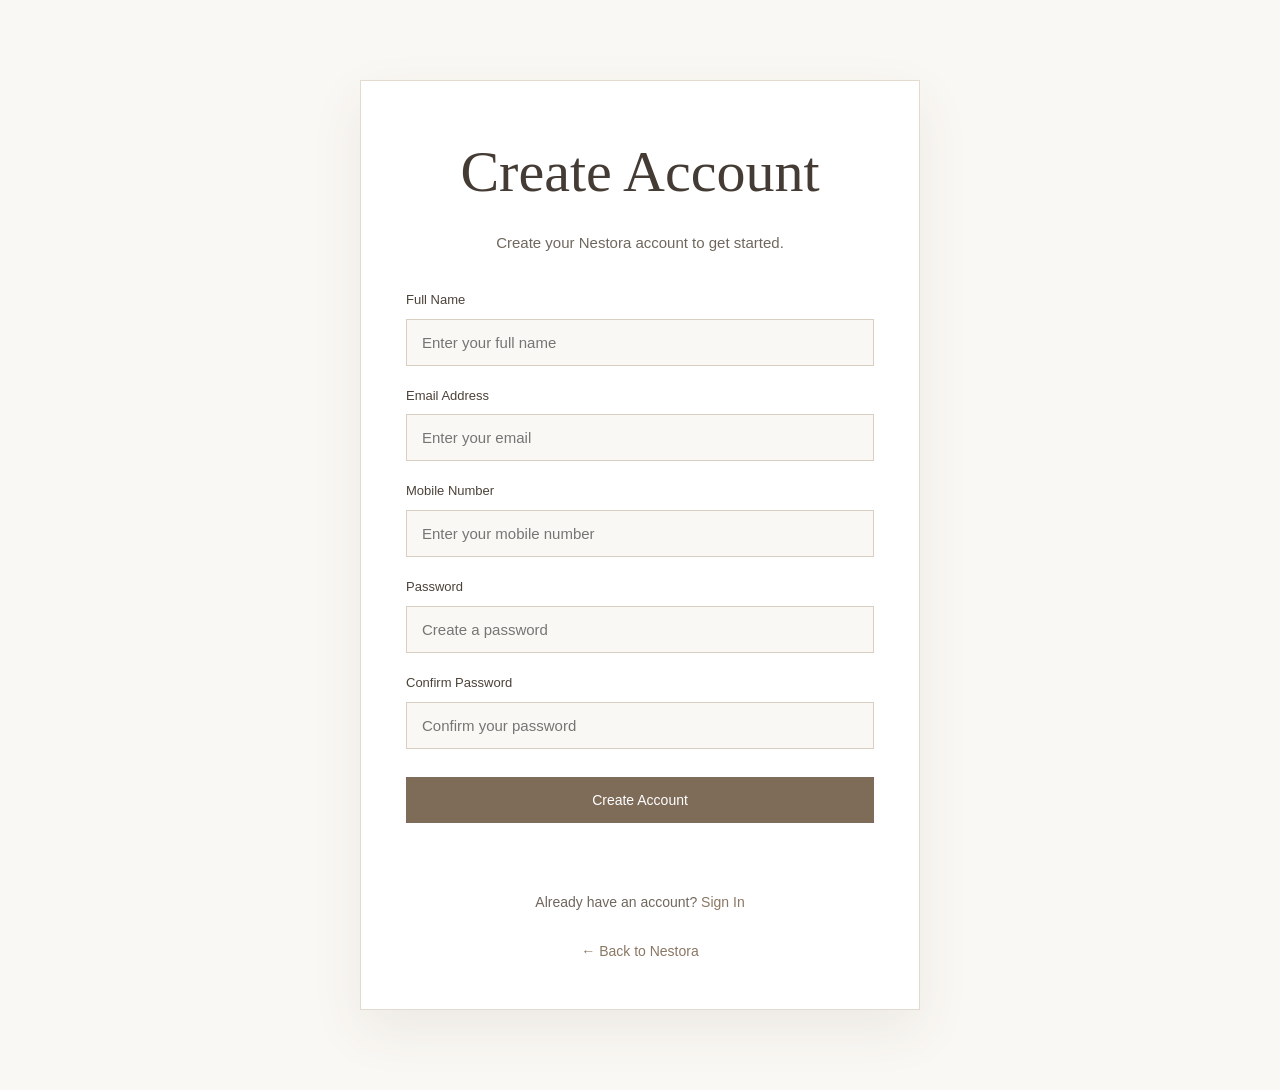
<file: create account.html>
<!DOCTYPE html>
<html lang="en">
<head>
    <meta charset="UTF-8">
    <meta name="viewport" content="width=device-width, initial-scale=1.0">

    <title>Create Account | Nestora</title>

    <link rel="stylesheet" href="style.css">

    <style>
        .create-account-page {
            min-height: calc(100vh - 90px);
            padding: 80px 25px;
            background: #faf8f4;
            display: flex;
            align-items: center;
            justify-content: center;
            animation: pageEnter 0.8s ease both;
        }

        @keyframes pageEnter {
            from {
                opacity: 0;
                transform: translateY(30px);
            }

            to {
                opacity: 1;
                transform: translateY(0);
            }
        }

        .create-account-box {
            width: 100%;
            max-width: 560px;
            background: #ffffff;
            border: 1px solid #e3dbd0;
            padding: 45px;
            box-shadow: 0 20px 50px rgba(80, 65, 50, 0.08);
            animation: boxEnter 0.9s ease 0.15s both;
        }

        @keyframes boxEnter {
            from {
                opacity: 0;
                transform: translateY(25px) scale(0.97);
            }

            to {
                opacity: 1;
                transform: translateY(0) scale(1);
            }
        }

        .create-heading {
            text-align: center;
            margin-bottom: 35px;
        }

        .create-heading h1 {
            font-family: Georgia, serif;
            font-size: clamp(40px, 6vw, 58px);
            font-weight: 400;
            color: #443c34;
            margin-bottom: 12px;
        }

        .create-heading p {
            color: #70675e;
            font-size: 15px;
        }

        .create-group {
            margin-bottom: 20px;
        }

        .create-group label {
            display: block;
            margin-bottom: 8px;
            color: #4b4239;
            font-size: 13px;
        }

        .create-group input {
            width: 100%;
            padding: 14px 15px;
            border: 1px solid #d8cec2;
            background: #faf8f4;
            font-size: 15px;
            outline: none;
            box-sizing: border-box;
            transition: 0.3s;
        }

        .create-group input:focus {
            border-color: #9a8065;
            box-shadow: 0 0 0 3px rgba(154, 128, 101, 0.08);
        }

        .create-button {
            width: 100%;
            margin-top: 8px;
            cursor: pointer;
        }

        .create-message {
            min-height: 22px;
            text-align: center;
            margin-top: 18px;
            font-size: 14px;
        }

        .login-text {
            text-align: center;
            margin-top: 28px;
            color: #70675e;
            font-size: 14px;
        }

        .login-text a,
        .back-nestora a {
            color: #8a7764;
            text-decoration: none;
            font-weight: 500;
        }

        .login-text a:hover,
        .back-nestora a:hover {
            color: #5e5042;
        }

        .back-nestora {
            text-align: center;
            margin-top: 25px;
        }

        .back-nestora a {
            font-size: 14px;
            font-weight: 400;
        }

        @media (max-width: 600px) {
            .create-account-page {
                padding: 60px 20px;
            }

            .create-account-box {
                padding: 30px 25px;
            }
        }
    </style>
</head>

<body>

    <main class="create-account-page">

        <div class="create-account-box">

            <div class="create-heading">

                <h1>Create Account</h1>

                <p>
                    Create your Nestora account to get started.
                </p>

            </div>


            <form id="createAccountForm">

                <div class="create-group">

                    <label for="fullName">
                        Full Name
                    </label>

                    <input
                        type="text"
                        id="fullName"
                        placeholder="Enter your full name"
                        required
                    >

                </div>


                <div class="create-group">

                    <label for="createEmail">
                        Email Address
                    </label>

                    <input
                        type="email"
                        id="createEmail"
                        placeholder="Enter your email"
                        required
                    >

                </div>


                <div class="create-group">

                    <label for="createMobile">
                        Mobile Number
                    </label>

                    <input
                        type="tel"
                        id="createMobile"
                        placeholder="Enter your mobile number"
                        required
                    >

                </div>


                <div class="create-group">

                    <label for="createPassword">
                        Password
                    </label>

                    <input
                        type="password"
                        id="createPassword"
                        placeholder="Create a password"
                        required
                    >

                </div>


                <div class="create-group">

                    <label for="confirmPassword">
                        Confirm Password
                    </label>

                    <input
                        type="password"
                        id="confirmPassword"
                        placeholder="Confirm your password"
                        required
                    >

                </div>


                <button
                    type="submit"
                    class="btn create-button"
                >
                    Create Account
                </button>


                <div
                    id="createMessage"
                    class="create-message"
                ></div>

            </form>


            <div class="login-text">

                Already have an account?

                <a href="login.html">
                    Sign In
                </a>

            </div>


            <div class="back-nestora">

                <a href="index.html">
                    ← Back to Nestora
                </a>

            </div>

        </div>

    </main>


    <script>

        const createForm =
            document.getElementById("createAccountForm");


        createForm.addEventListener("submit", function(event) {

            event.preventDefault();


            const name =
                document.getElementById("fullName").value.trim();

            const email =
                document.getElementById("createEmail").value.trim();

            const mobile =
                document.getElementById("createMobile").value.trim();

            const password =
                document.getElementById("createPassword").value;

            const confirmPassword =
                document.getElementById("confirmPassword").value;

            const message =
                document.getElementById("createMessage");


            if (password !== confirmPassword) {

                message.textContent =
                    "Passwords do not match.";

                message.style.color = "#9a5f5f";

                return;
            }


            const account = {

                name: name,

                email: email,

                mobile: mobile,

                password: password

            };


            localStorage.setItem(
                "nestoraAccount",
                JSON.stringify(account)
            );


            message.textContent =
                "Account created successfully!";

            message.style.color = "#7e6b58";


            setTimeout(function() {

                window.location.href = "login.html";

            }, 1200);

        });

    </script>

</body>
</html>
</file>
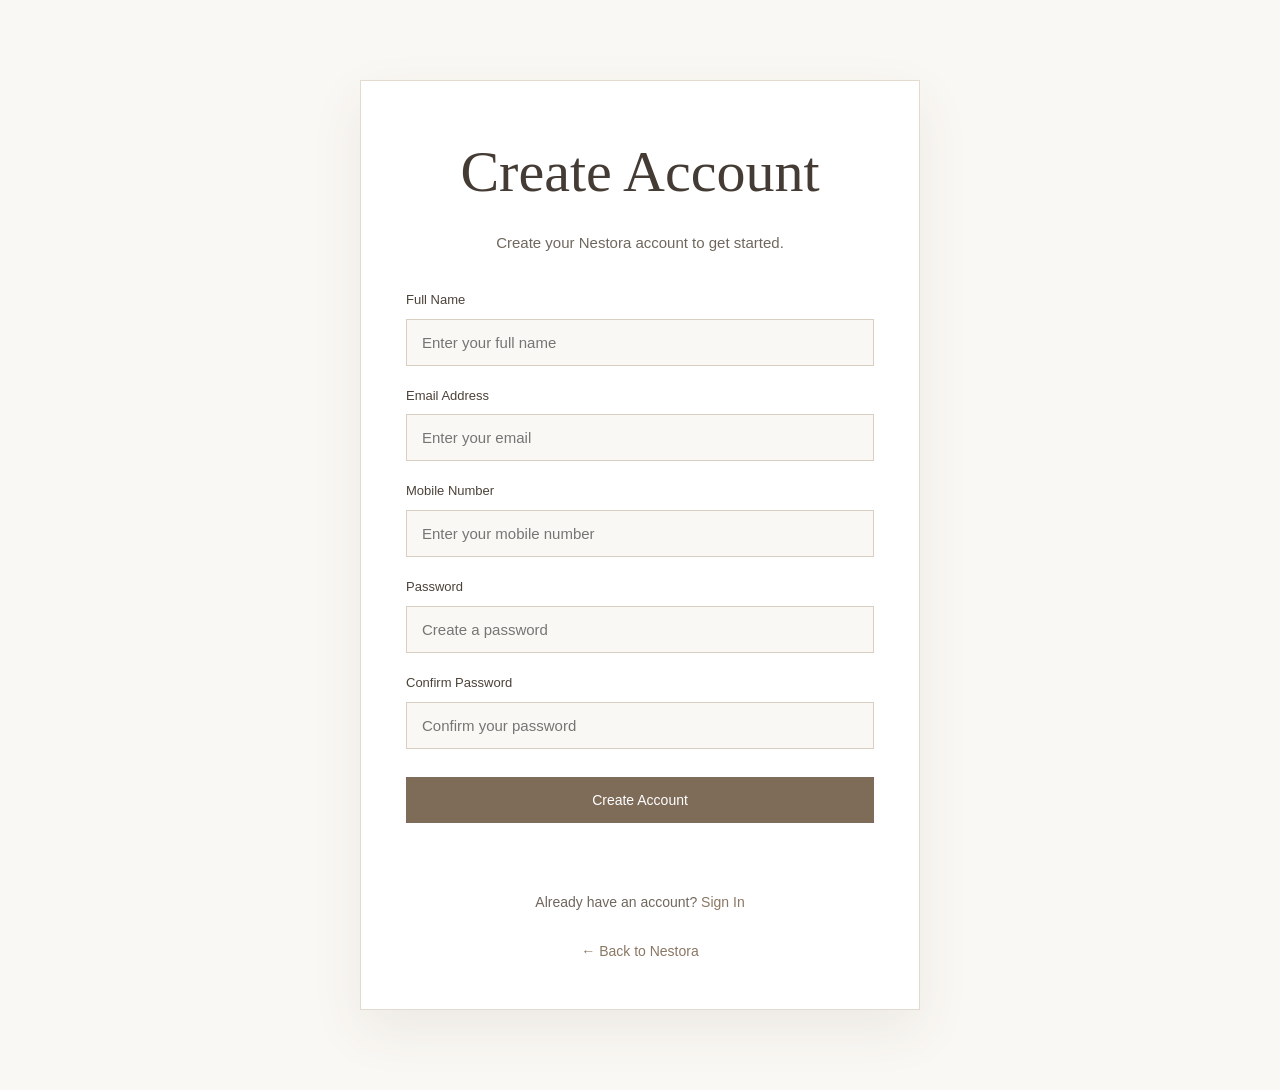
<file: create-account.html>
<!DOCTYPE html>
<html lang="en">
<head>
    <meta charset="UTF-8">
    <meta name="viewport" content="width=device-width, initial-scale=1.0">

    <title>Create Account | Nestora</title>

    <link rel="stylesheet" href="style.css">

    <style>
        .create-account-page {
            min-height: calc(100vh - 90px);
            padding: 80px 25px;
            background: #faf8f4;
            display: flex;
            align-items: center;
            justify-content: center;
            animation: pageEnter 0.8s ease both;
        }

        @keyframes pageEnter {
            from {
                opacity: 0;
                transform: translateY(30px);
            }

            to {
                opacity: 1;
                transform: translateY(0);
            }
        }

        .create-account-box {
            width: 100%;
            max-width: 560px;
            background: #ffffff;
            border: 1px solid #e3dbd0;
            padding: 45px;
            box-shadow: 0 20px 50px rgba(80, 65, 50, 0.08);
            animation: boxEnter 0.9s ease 0.15s both;
        }

        @keyframes boxEnter {
            from {
                opacity: 0;
                transform: translateY(25px) scale(0.97);
            }

            to {
                opacity: 1;
                transform: translateY(0) scale(1);
            }
        }

        .create-heading {
            text-align: center;
            margin-bottom: 35px;
        }

        .create-heading h1 {
            font-family: Georgia, serif;
            font-size: clamp(40px, 6vw, 58px);
            font-weight: 400;
            color: #443c34;
            margin-bottom: 12px;
        }

        .create-heading p {
            color: #70675e;
            font-size: 15px;
        }

        .create-group {
            margin-bottom: 20px;
        }

        .create-group label {
            display: block;
            margin-bottom: 8px;
            color: #4b4239;
            font-size: 13px;
        }

        .create-group input {
            width: 100%;
            padding: 14px 15px;
            border: 1px solid #d8cec2;
            background: #faf8f4;
            font-size: 15px;
            outline: none;
            box-sizing: border-box;
            transition: 0.3s;
        }

        .create-group input:focus {
            border-color: #9a8065;
            box-shadow: 0 0 0 3px rgba(154, 128, 101, 0.08);
        }

        .create-button {
            width: 100%;
            margin-top: 8px;
            cursor: pointer;
        }

        .create-message {
            min-height: 22px;
            text-align: center;
            margin-top: 18px;
            font-size: 14px;
        }

        .login-text {
            text-align: center;
            margin-top: 28px;
            color: #70675e;
            font-size: 14px;
        }

        .login-text a,
        .back-nestora a {
            color: #8a7764;
            text-decoration: none;
            font-weight: 500;
        }

        .login-text a:hover,
        .back-nestora a:hover {
            color: #5e5042;
        }

        .back-nestora {
            text-align: center;
            margin-top: 25px;
        }

        .back-nestora a {
            font-size: 14px;
            font-weight: 400;
        }

        @media (max-width: 600px) {
            .create-account-page {
                padding: 60px 20px;
            }

            .create-account-box {
                padding: 30px 25px;
            }
        }
    </style>
</head>

<body>

    <main class="create-account-page">

        <div class="create-account-box">

            <div class="create-heading">

                <h1>Create Account</h1>

                <p>
                    Create your Nestora account to get started.
                </p>

            </div>


            <form id="createAccountForm">

                <div class="create-group">

                    <label for="fullName">
                        Full Name
                    </label>

                    <input
                        type="text"
                        id="fullName"
                        placeholder="Enter your full name"
                        required
                    >

                </div>


                <div class="create-group">

                    <label for="createEmail">
                        Email Address
                    </label>

                    <input
                        type="email"
                        id="createEmail"
                        placeholder="Enter your email"
                        required
                    >

                </div>


                <div class="create-group">

                    <label for="createMobile">
                        Mobile Number
                    </label>

                    <input
                        type="tel"
                        id="createMobile"
                        placeholder="Enter your mobile number"
                        required
                    >

                </div>


                <div class="create-group">

                    <label for="createPassword">
                        Password
                    </label>

                    <input
                        type="password"
                        id="createPassword"
                        placeholder="Create a password"
                        required
                    >

                </div>


                <div class="create-group">

                    <label for="confirmPassword">
                        Confirm Password
                    </label>

                    <input
                        type="password"
                        id="confirmPassword"
                        placeholder="Confirm your password"
                        required
                    >

                </div>


                <button
                    type="submit"
                    class="btn create-button"
                >
                    Create Account
                </button>


                <div
                    id="createMessage"
                    class="create-message"
                ></div>

            </form>


            <div class="login-text">

                Already have an account?

                <a href="login.html">
                    Sign In
                </a>

            </div>


            <div class="back-nestora">

                <a href="index.html">
                    ← Back to Nestora
                </a>

            </div>

        </div>

    </main>


    <script>

        const createForm =
            document.getElementById("createAccountForm");


        createForm.addEventListener("submit", function(event) {

            event.preventDefault();


            const name =
                document.getElementById("fullName").value.trim();

            const email =
                document.getElementById("createEmail").value.trim();

            const mobile =
                document.getElementById("createMobile").value.trim();

            const password =
                document.getElementById("createPassword").value;

            const confirmPassword =
                document.getElementById("confirmPassword").value;

            const message =
                document.getElementById("createMessage");


            if (password !== confirmPassword) {

                message.textContent =
                    "Passwords do not match.";

                message.style.color = "#9a5f5f";

                return;
            }


            const account = {

                name: name,

                email: email,

                mobile: mobile,

                password: password

            };


            localStorage.setItem(
                "nestoraAccount",
                JSON.stringify(account)
            );


            message.textContent =
                "Account created successfully!";

            message.style.color = "#7e6b58";


            setTimeout(function() {

                window.location.href = "index.html";

            }, 1200);

        });

    </script>

</body>
</html>
</file>
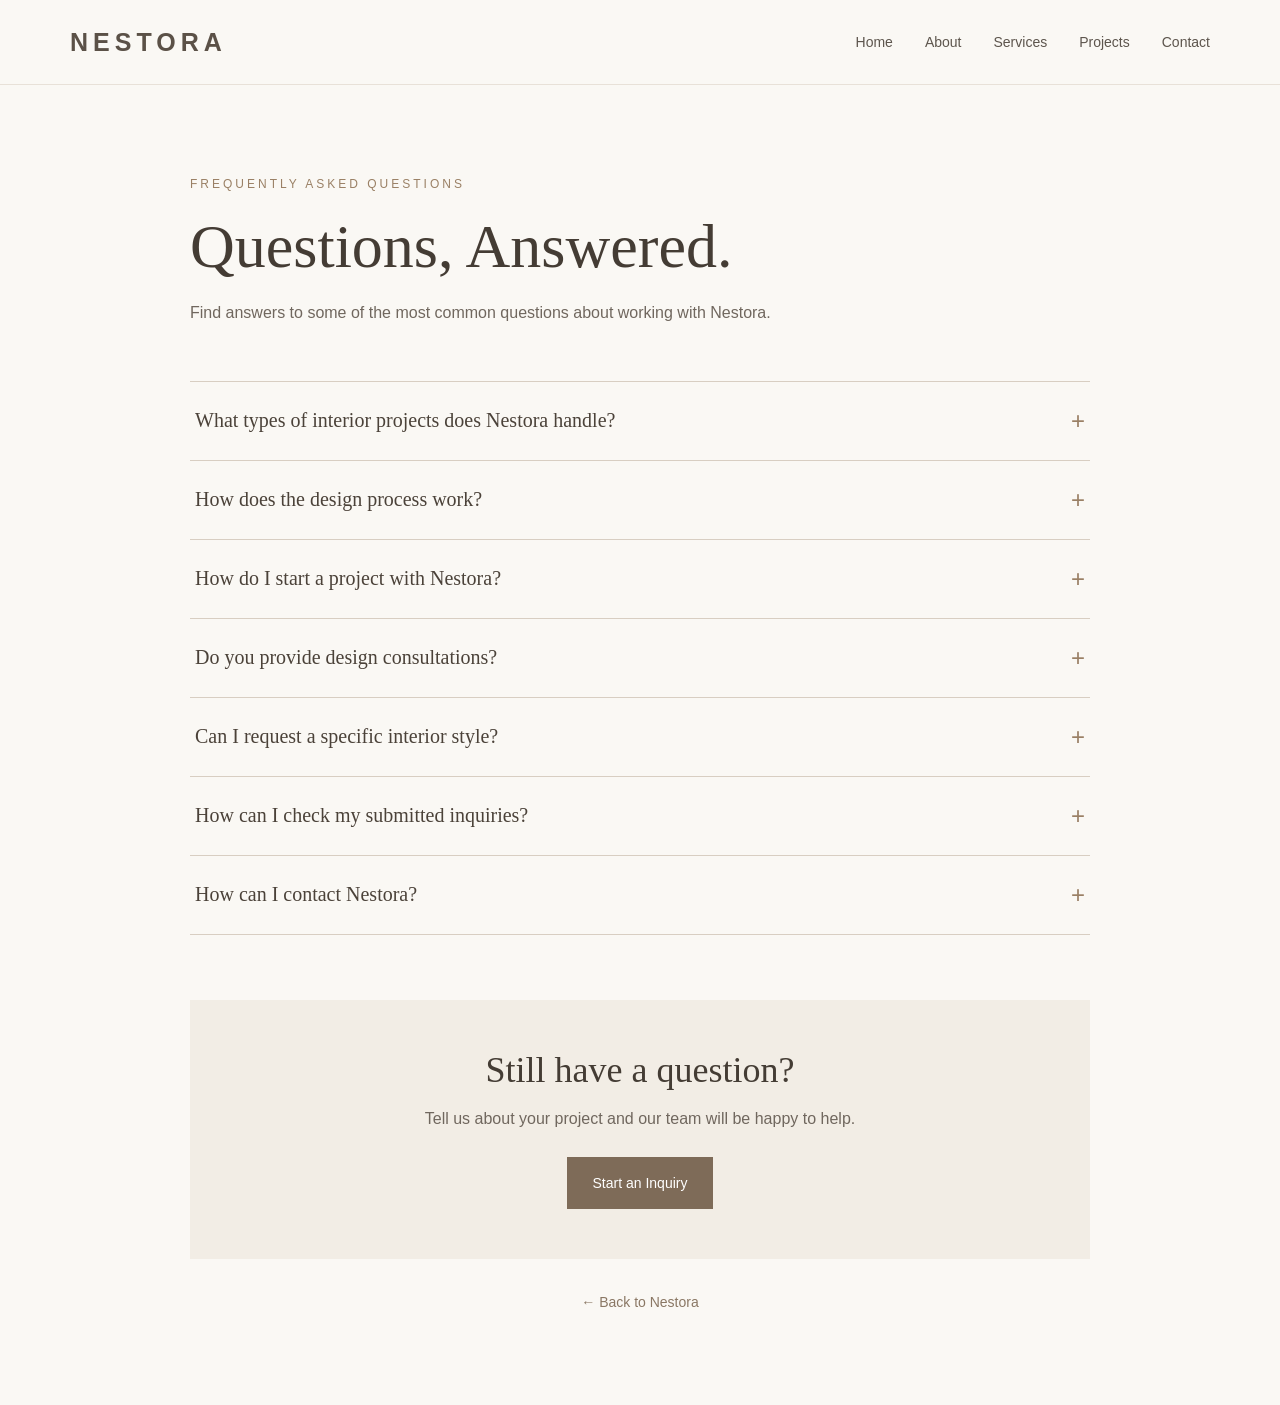
<file: faq.html>
<!DOCTYPE html>
<html lang="en">
<head>
    <meta charset="UTF-8">
    <meta name="viewport" content="width=device-width, initial-scale=1.0">

    <title>FAQ | Nestora Interior Design Studio</title>

    <meta
        name="description"
        content="Frequently asked questions about Nestora interior design services."
    >

    <link rel="stylesheet" href="style.css">
</head>

<body>

    <!-- Navigation -->
    <header>
        <nav class="navbar">

            <div class="logo">
                NESTORA
            </div>

            <ul class="nav-links">
                <li><a href="index.html#home">Home</a></li>
                <li><a href="index.html#about">About</a></li>
                <li><a href="index.html#services">Services</a></li>
                <li><a href="index.html#projects">Projects</a></li>
                <li><a href="index.html#contact">Contact</a></li>
            </ul>

        </nav>
    </header>


    <!-- FAQ Page -->
    <main>

        <section class="faq-section">

            <div class="faq-container">

                <!-- FAQ Heading -->
                <div class="faq-header">

                    <p class="section-label">
                        FREQUENTLY ASKED QUESTIONS
                    </p>

                    <h1>Questions, Answered.</h1>

                    <p>
                        Find answers to some of the most common questions
                        about working with Nestora.
                    </p>

                </div>


                <!-- FAQ List -->
                <div class="faq-list">


                    <!-- FAQ 1 -->
                    <div class="faq-item">

                        <button
                            class="faq-question"
                            type="button"
                        >
                            <span>
                                What types of interior projects does Nestora handle?
                            </span>

                            <span class="faq-icon">+</span>

                        </button>

                        <div class="faq-answer">

                            <p>
                                Nestora works on residential and commercial
                                interiors, including homes, apartments,
                                offices, cafés, studios and retail spaces.
                                We also offer space planning, lighting,
                                colour and material consultation, and
                                furniture styling.
                            </p>

                        </div>

                    </div>


                    <!-- FAQ 2 -->
                    <div class="faq-item">

                        <button
                            class="faq-question"
                            type="button"
                        >
                            <span>
                                How does the design process work?
                            </span>

                            <span class="faq-icon">+</span>

                        </button>

                        <div class="faq-answer">

                            <p>
                                Our process begins with understanding your
                                requirements and space. We then develop
                                design ideas, refine the details with you
                                and move towards the final transformation.
                            </p>

                        </div>

                    </div>


                    <!-- FAQ 3 -->
                    <div class="faq-item">

                        <button
                            class="faq-question"
                            type="button"
                        >
                            <span>
                                How do I start a project with Nestora?
                            </span>

                            <span class="faq-icon">+</span>

                        </button>

                        <div class="faq-answer">

                            <p>
                                You can start by submitting a project inquiry.
                                Share your requirements, project type,
                                location and estimated budget. Our team can
                                then review your inquiry and get in touch.
                            </p>

                        </div>

                    </div>


                    <!-- FAQ 4 -->
                    <div class="faq-item">

                        <button
                            class="faq-question"
                            type="button"
                        >
                            <span>
                                Do you provide design consultations?
                            </span>

                            <span class="faq-icon">+</span>

                        </button>

                        <div class="faq-answer">

                            <p>
                                Yes. Design consultations can help you
                                understand layout possibilities, materials,
                                colours, lighting and overall design
                                direction for your space.
                            </p>

                        </div>

                    </div>


                    <!-- FAQ 5 -->
                    <div class="faq-item">

                        <button
                            class="faq-question"
                            type="button"
                        >
                            <span>
                                Can I request a specific interior style?
                            </span>

                            <span class="faq-icon">+</span>

                        </button>

                        <div class="faq-answer">

                            <p>
                                Absolutely. We consider your preferred
                                aesthetic, lifestyle and functional needs
                                while developing the design direction.
                            </p>

                        </div>

                    </div>


                    <!-- FAQ 6 -->
                    <div class="faq-item">

                        <button
                            class="faq-question"
                            type="button"
                        >
                            <span>
                                How can I check my submitted inquiries?
                            </span>

                            <span class="faq-icon">+</span>

                        </button>

                        <div class="faq-answer">

                            <p>
                                Once you create an account and submit an
                                inquiry, your project requests can be viewed
                                through your Nestora profile.
                            </p>

                        </div>

                    </div>


                    <!-- FAQ 7 -->
                    <div class="faq-item">

                        <button
                            class="faq-question"
                            type="button"
                        >
                            <span>
                                How can I contact Nestora?
                            </span>

                            <span class="faq-icon">+</span>

                        </button>

                        <div class="faq-answer">

                            <p>
                                You can use the consultation form on the
                                Nestora website or submit a project inquiry
                                to share your requirements with our team.
                            </p>

                        </div>

                    </div>

                </div>


                <!-- Inquiry CTA -->
                <div class="faq-cta">

                    <h2>
                        Still have a question?
                    </h2>

                    <p>
                        Tell us about your project and our team
                        will be happy to help.
                    </p>

                    <a
                        href="inquiry.html"
                        class="btn"
                    >
                        Start an Inquiry
                    </a>

                </div>


                <!-- Back -->
                <div class="auth-back">

                    <a href="index.html">
                        ← Back to Nestora
                    </a>

                </div>

            </div>

        </section>

    </main>


    <!-- JavaScript -->
    <script src="script.JS"></script>

</body>
</html>
</file>
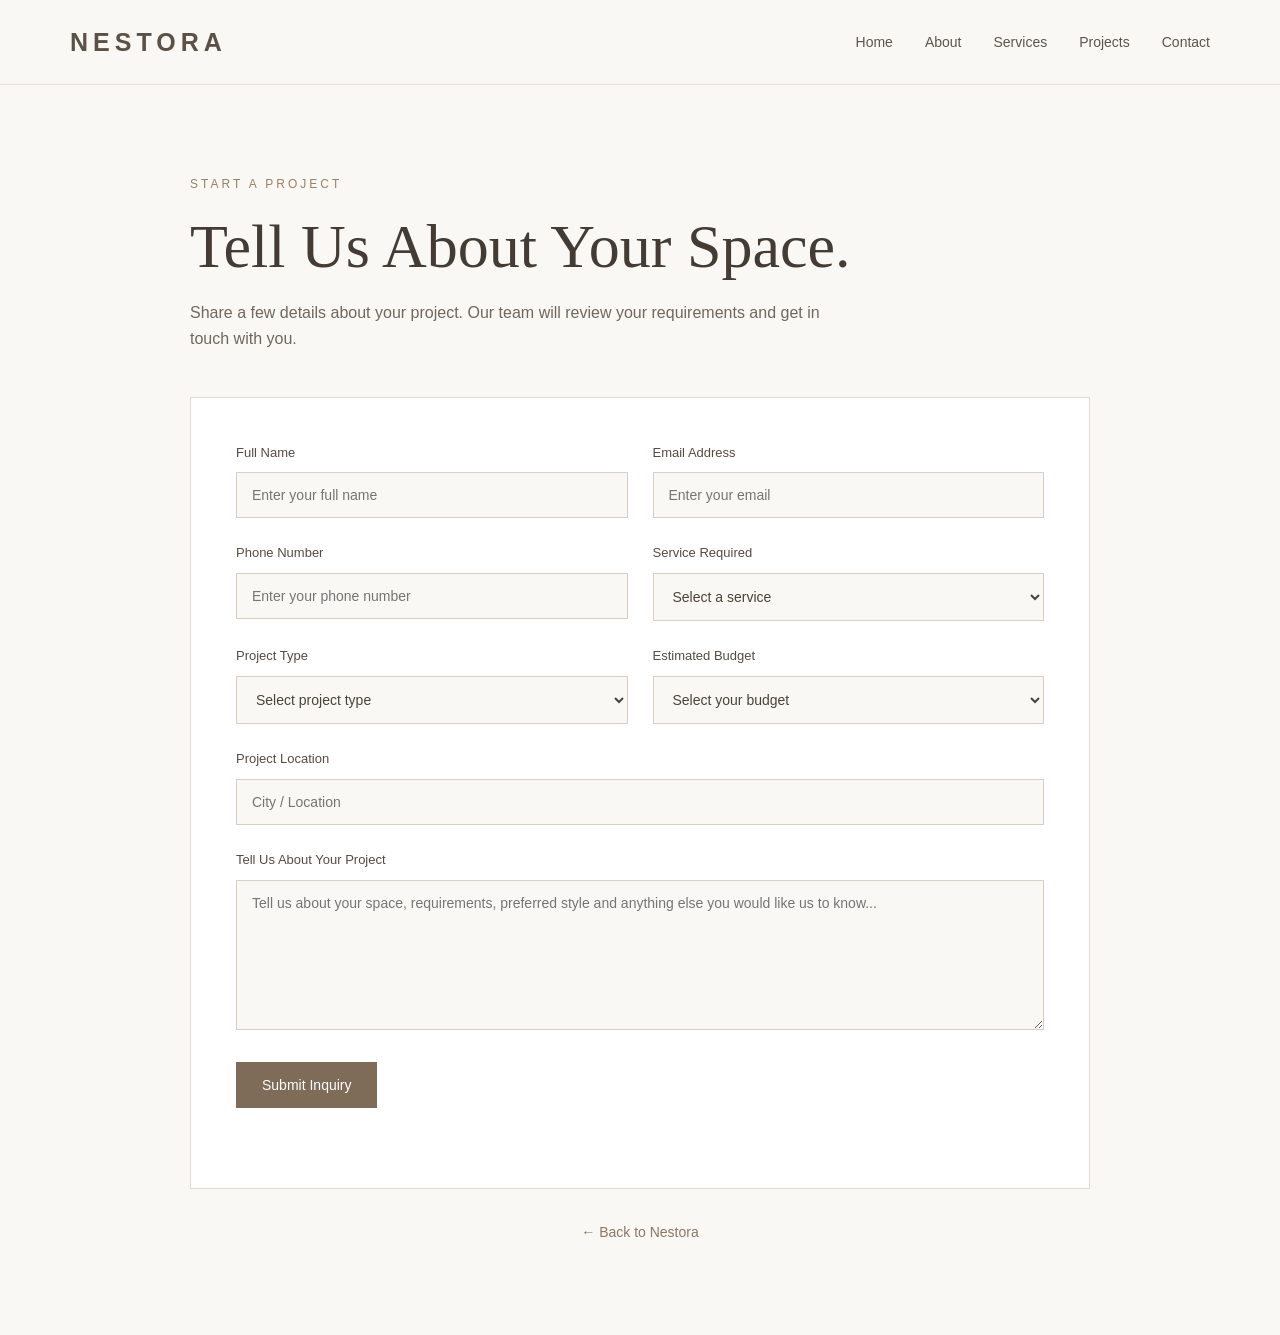
<file: inquiry.html>
<!DOCTYPE html>
<html lang="en">
<head>
    <meta charset="UTF-8">
    <meta name="viewport" content="width=device-width, initial-scale=1.0">

    <title>Project Inquiry | Nestora</title>

    <meta name="description" content="Start your interior design project with Nestora.">

    <link rel="stylesheet" href="style.css">
</head>

<body>

    <!-- Navigation -->
    <header>
        <nav class="navbar">

            <div class="logo">
                NESTORA
            </div>

            <ul class="nav-links">
                <li><a href="index.html#home">Home</a></li>
                <li><a href="index.html#about">About</a></li>
                <li><a href="index.html#services">Services</a></li>
                <li><a href="index.html#projects">Projects</a></li>
                <li><a href="index.html#contact">Contact</a></li>
            </ul>

        </nav>
    </header>


    <!-- Inquiry Page -->
    <main>

        <section class="inquiry-section">

            <div class="inquiry-container">

                <!-- Heading -->
                <div class="inquiry-header">

                    <p class="section-label">
                        START A PROJECT
                    </p>

                    <h1>Tell Us About Your Space.</h1>

                    <p>
                        Share a few details about your project.
                        Our team will review your requirements and
                        get in touch with you.
                    </p>

                </div>


                <!-- Inquiry Form -->
                <form
                    id="inquiryForm"
                    class="inquiry-form"
                >

                    <div class="form-row">

                        <div class="form-group">

                            <label for="inquiryName">
                                Full Name
                            </label>

                            <input
                                type="text"
                                id="inquiryName"
                                placeholder="Enter your full name"
                                required
                            >

                        </div>


                        <div class="form-group">

                            <label for="inquiryEmail">
                                Email Address
                            </label>

                            <input
                                type="email"
                                id="inquiryEmail"
                                placeholder="Enter your email"
                                required
                            >

                        </div>

                    </div>


                    <div class="form-row">

                        <div class="form-group">

                            <label for="inquiryPhone">
                                Phone Number
                            </label>

                            <input
                                type="tel"
                                id="inquiryPhone"
                                placeholder="Enter your phone number"
                                required
                            >

                        </div>


                        <div class="form-group">

                            <label for="inquiryService">
                                Service Required
                            </label>

                            <select
                                id="inquiryService"
                                required
                            >

                                <option value="">
                                    Select a service
                                </option>

                                <option value="Residential Interior Design">
                                    Residential Interior Design
                                </option>

                                <option value="Commercial Interior Design">
                                    Commercial Interior Design
                                </option>

                                <option value="Space Planning">
                                    Space Planning
                                </option>

                                <option value="Lighting Design">
                                    Lighting Design
                                </option>

                                <option value="Colour & Material Consultation">
                                    Colour & Material Consultation
                                </option>

                                <option value="Furniture & Styling">
                                    Furniture & Styling
                                </option>

                                <option value="Design Consultation">
                                    Design Consultation
                                </option>

                            </select>

                        </div>

                    </div>


                    <div class="form-row">

                        <div class="form-group">

                            <label for="projectType">
                                Project Type
                            </label>

                            <select
                                id="projectType"
                                required
                            >

                                <option value="">
                                    Select project type
                                </option>

                                <option value="New Home">
                                    New Home
                                </option>

                                <option value="Renovation">
                                    Renovation
                                </option>

                                <option value="Apartment">
                                    Apartment
                                </option>

                                <option value="Villa">
                                    Villa
                                </option>

                                <option value="Office">
                                    Office
                                </option>

                                <option value="Cafe / Restaurant">
                                    Cafe / Restaurant
                                </option>

                                <option value="Retail Space">
                                    Retail Space
                                </option>

                                <option value="Other">
                                    Other
                                </option>

                            </select>

                        </div>


                        <div class="form-group">

                            <label for="budget">
                                Estimated Budget
                            </label>

                            <select
                                id="budget"
                                required
                            >

                                <option value="">
                                    Select your budget
                                </option>

                                <option value="Below ₹5 Lakhs">
                                    Below ₹5 Lakhs
                                </option>

                                <option value="₹5 – ₹10 Lakhs">
                                    ₹5 – ₹10 Lakhs
                                </option>

                                <option value="₹10 – ₹20 Lakhs">
                                    ₹10 – ₹20 Lakhs
                                </option>

                                <option value="₹20 – ₹50 Lakhs">
                                    ₹20 – ₹50 Lakhs
                                </option>

                                <option value="Above ₹50 Lakhs">
                                    Above ₹50 Lakhs
                                </option>

                            </select>

                        </div>

                    </div>


                    <div class="form-group">

                        <label for="projectLocation">
                            Project Location
                        </label>

                        <input
                            type="text"
                            id="projectLocation"
                            placeholder="City / Location"
                            required
                        >

                    </div>


                    <div class="form-group">

                        <label for="inquiryMessage">
                            Tell Us About Your Project
                        </label>

                        <textarea
                            id="inquiryMessage"
                            rows="6"
                            placeholder="Tell us about your space, requirements, preferred style and anything else you would like us to know..."
                            required
                        ></textarea>

                    </div>


                    <button
                        type="submit"
                        class="btn"
                    >
                        Submit Inquiry
                    </button>


                    <p
                        id="inquiryMessageStatus"
                        class="auth-message"
                    ></p>

                </form>


                <div class="auth-back">

                    <a href="index.html">
                        ← Back to Nestora
                    </a>

                </div>

            </div>

        </section>

    </main>


    <!-- Success Popup -->
    <div
        class="success-popup"
        id="inquirySuccessPopup"
    >

        <div class="popup-box">

            <h2>Thank You!</h2>

            <p>
                Your project inquiry has been submitted successfully.
            </p>

            <p>
                Our Nestora team will review your requirements
                and contact you shortly.
            </p>

            <button
                class="popup-close"
                type="button"
                onclick="document.getElementById('inquirySuccessPopup').classList.remove('show')"
            >
                Close
            </button>

        </div>

    </div>


    <!-- JavaScript -->
    <script src="script.JS"></script>

</body>
</html>
</file>
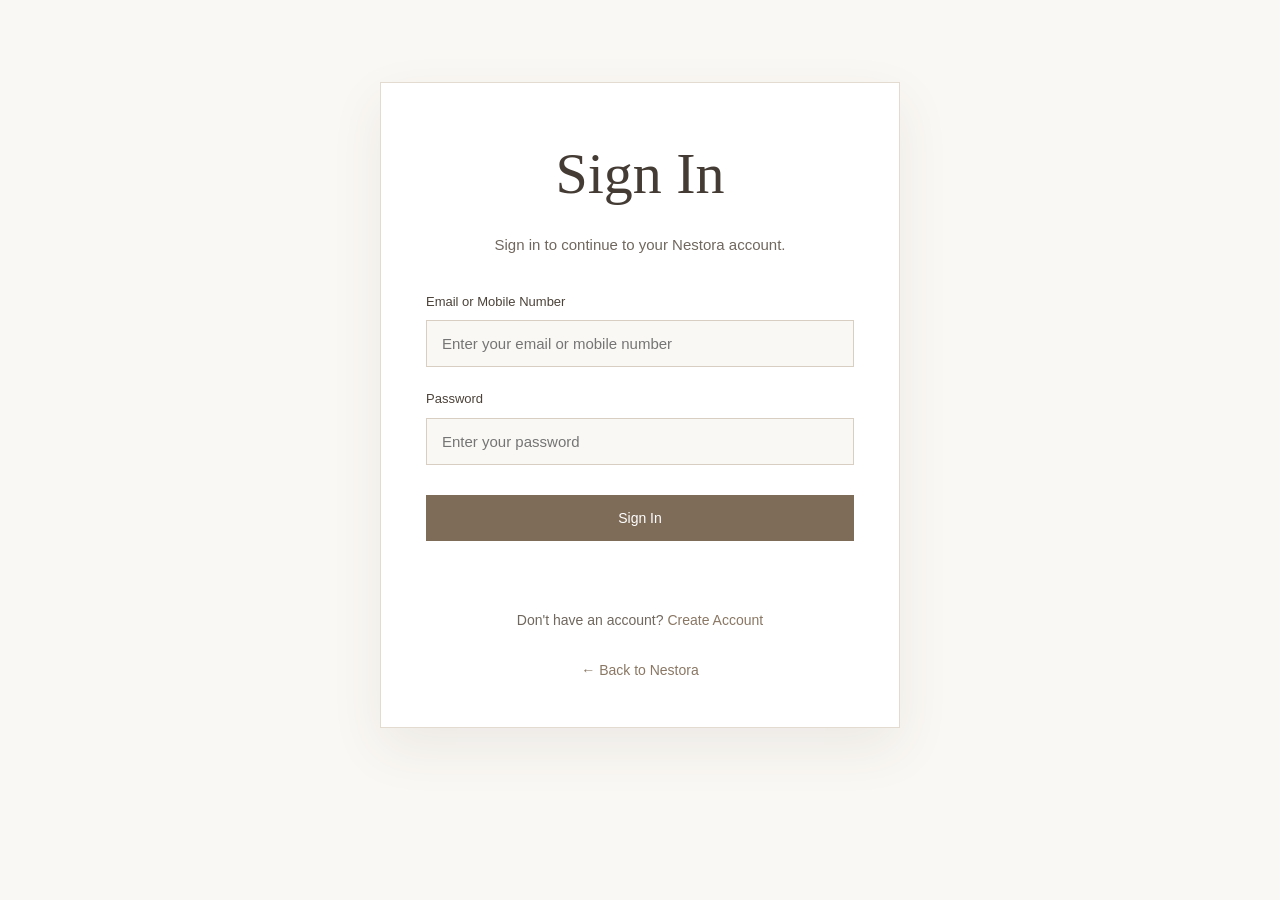
<file: login.html>
<!DOCTYPE html>
<html lang="en">
<head>
    <meta charset="UTF-8">
    <meta name="viewport" content="width=device-width, initial-scale=1.0">

    <title>Sign In | Nestora</title>

    <link rel="stylesheet" href="style.css">

    <style>
        /* LOGIN PAGE ANIMATION */

        .login-page {
            min-height: calc(100vh - 90px);
            display: flex;
            align-items: center;
            justify-content: center;
            padding: 80px 25px;
            background: #faf8f4;
        }

        .login-box {
            width: 100%;
            max-width: 520px;
            background: #ffffff;
            border: 1px solid #e3dbd0;
            padding: 45px;
            box-shadow: 0 20px 50px rgba(80, 65, 50, 0.08);

            animation: loginBoxIn 0.8s ease both;
        }

        @keyframes loginBoxIn {
            from {
                opacity: 0;
                transform: translateY(35px);
            }

            to {
                opacity: 1;
                transform: translateY(0);
            }
        }

        .login-heading {
            text-align: center;
            margin-bottom: 35px;
        }

        .login-heading h1 {
            font-family: Georgia, serif;
            font-size: clamp(40px, 6vw, 58px);
            font-weight: 400;
            color: #443c34;
            margin-bottom: 12px;
        }

        .login-heading p {
            color: #70675e;
            font-size: 15px;
        }

        .login-form-group {
            margin-bottom: 22px;
        }

        .login-form-group label {
            display: block;
            margin-bottom: 8px;
            color: #4b4239;
            font-size: 13px;
        }

        .login-form-group input {
            width: 100%;
            padding: 14px 15px;
            border: 1px solid #d8cec2;
            background: #faf8f4;
            font-size: 15px;
            outline: none;
            box-sizing: border-box;
            transition: 0.3s;
        }

        .login-form-group input:focus {
            border-color: #9a8065;
            box-shadow: 0 0 0 3px rgba(154, 128, 101, 0.08);
        }

        .login-button {
            width: 100%;
            margin-top: 8px;
            cursor: pointer;
        }

        .login-message {
            min-height: 22px;
            text-align: center;
            margin-top: 18px;
            font-size: 14px;
        }

        .create-account-text {
            text-align: center;
            margin-top: 28px;
            color: #70675e;
            font-size: 14px;
        }

        .create-account-text a {
            color: #8a7764;
            text-decoration: none;
            font-weight: 500;
        }

        .create-account-text a:hover {
            color: #5e5042;
        }

        .back-home {
            text-align: center;
            margin-top: 25px;
        }

        .back-home a {
            color: #8a7764;
            text-decoration: none;
            font-size: 14px;
        }

        /* SUCCESS WELCOME MESSAGE */

        .welcome-message {
            position: fixed;
            inset: 0;
            background: rgba(45, 38, 32, 0.35);
            display: flex;
            align-items: center;
            justify-content: center;

            opacity: 0;
            visibility: hidden;

            transition: 0.4s ease;
            z-index: 9999;
        }

        .welcome-message.show {
            opacity: 1;
            visibility: visible;
        }

        .welcome-card {
            background: #ffffff;
            padding: 45px 55px;
            text-align: center;
            max-width: 420px;
            width: calc(100% - 50px);
            box-shadow: 0 20px 60px rgba(50, 40, 30, 0.15);

            transform: translateY(25px) scale(0.96);
            transition: 0.5s ease;
        }

        .welcome-message.show .welcome-card {
            transform: translateY(0) scale(1);
        }

        .welcome-card h2 {
            font-family: Georgia, serif;
            font-size: 36px;
            font-weight: 400;
            color: #443c34;
            margin-bottom: 12px;
        }

        .welcome-card p {
            color: #70675e;
            font-size: 15px;
        }

        @media (max-width: 600px) {

            .login-page {
                padding: 60px 20px;
            }

            .login-box {
                padding: 30px 25px;
            }

            .welcome-card {
                padding: 35px 25px;
            }

        }
    </style>
</head>

<body>

    <main class="login-page">

        <div class="login-box">

            <div class="login-heading">

                <h1>Sign In</h1>

                <p>
                    Sign in to continue to your Nestora account.
                </p>

            </div>


            <form id="loginForm">

                <div class="login-form-group">

                    <label for="loginEmail">
                        Email or Mobile Number
                    </label>

                    <input
                        type="text"
                        id="loginEmail"
                        placeholder="Enter your email or mobile number"
                        required
                    >

                </div>


                <div class="login-form-group">

                    <label for="loginPassword">
                        Password
                    </label>

                    <input
                        type="password"
                        id="loginPassword"
                        placeholder="Enter your password"
                        required
                    >

                </div>


                <button
                    type="submit"
                    class="btn login-button"
                >
                    Sign In
                </button>

                <div
                    id="loginMessage"
                    class="login-message"
                ></div>

            </form>


            <div class="create-account-text">

                Don't have an account?

                <a href="create-account.html">
                    Create Account
                </a>

            </div>


            <div class="back-home">

                <a href="index.html">
                    ← Back to Nestora
                </a>

            </div>

        </div>

    </main>


    <!-- SUCCESS WELCOME -->

    <div
        id="welcomeMessage"
        class="welcome-message"
    >

        <div class="welcome-card">

            <h2>Welcome to Nestora</h2>

            <p>
                Login successful. Your account is ready.
            </p>

        </div>

    </div>


    <script>

        const loginForm =
            document.getElementById("loginForm");

        loginForm.addEventListener("submit", function(event) {

            event.preventDefault();

            const loginValue =
                document.getElementById("loginEmail").value.trim();

            const password =
                document.getElementById("loginPassword").value;

            const message =
                document.getElementById("loginMessage");

            const savedAccount =
                JSON.parse(
                    localStorage.getItem("nestoraAccount")
                );


            if (!savedAccount) {

                message.textContent =
                    "No account found. Please create an account first.";

                message.style.color = "#9a5f5f";

                return;
            }


            const emailMatch =
                loginValue === savedAccount.email;

            const mobileMatch =
                loginValue === savedAccount.mobile;


            if (
                (emailMatch || mobileMatch) &&
                password === savedAccount.password
            ) {

                localStorage.setItem(
                    "nestoraLoggedIn",
                    "true"
                );


                message.textContent =
                    "Login successful!";

                message.style.color = "#7e6b58";


                const welcome =
                    document.getElementById("welcomeMessage");

                welcome.classList.add("show");


                setTimeout(function() {

                    window.location.href =
                        "profile.html";

                }, 1800);


            } else {

                message.textContent =
                    "Incorrect email/mobile number or password.";

                message.style.color = "#9a5f5f";

            }

        });

    </script>

</body>
</html>
</file>
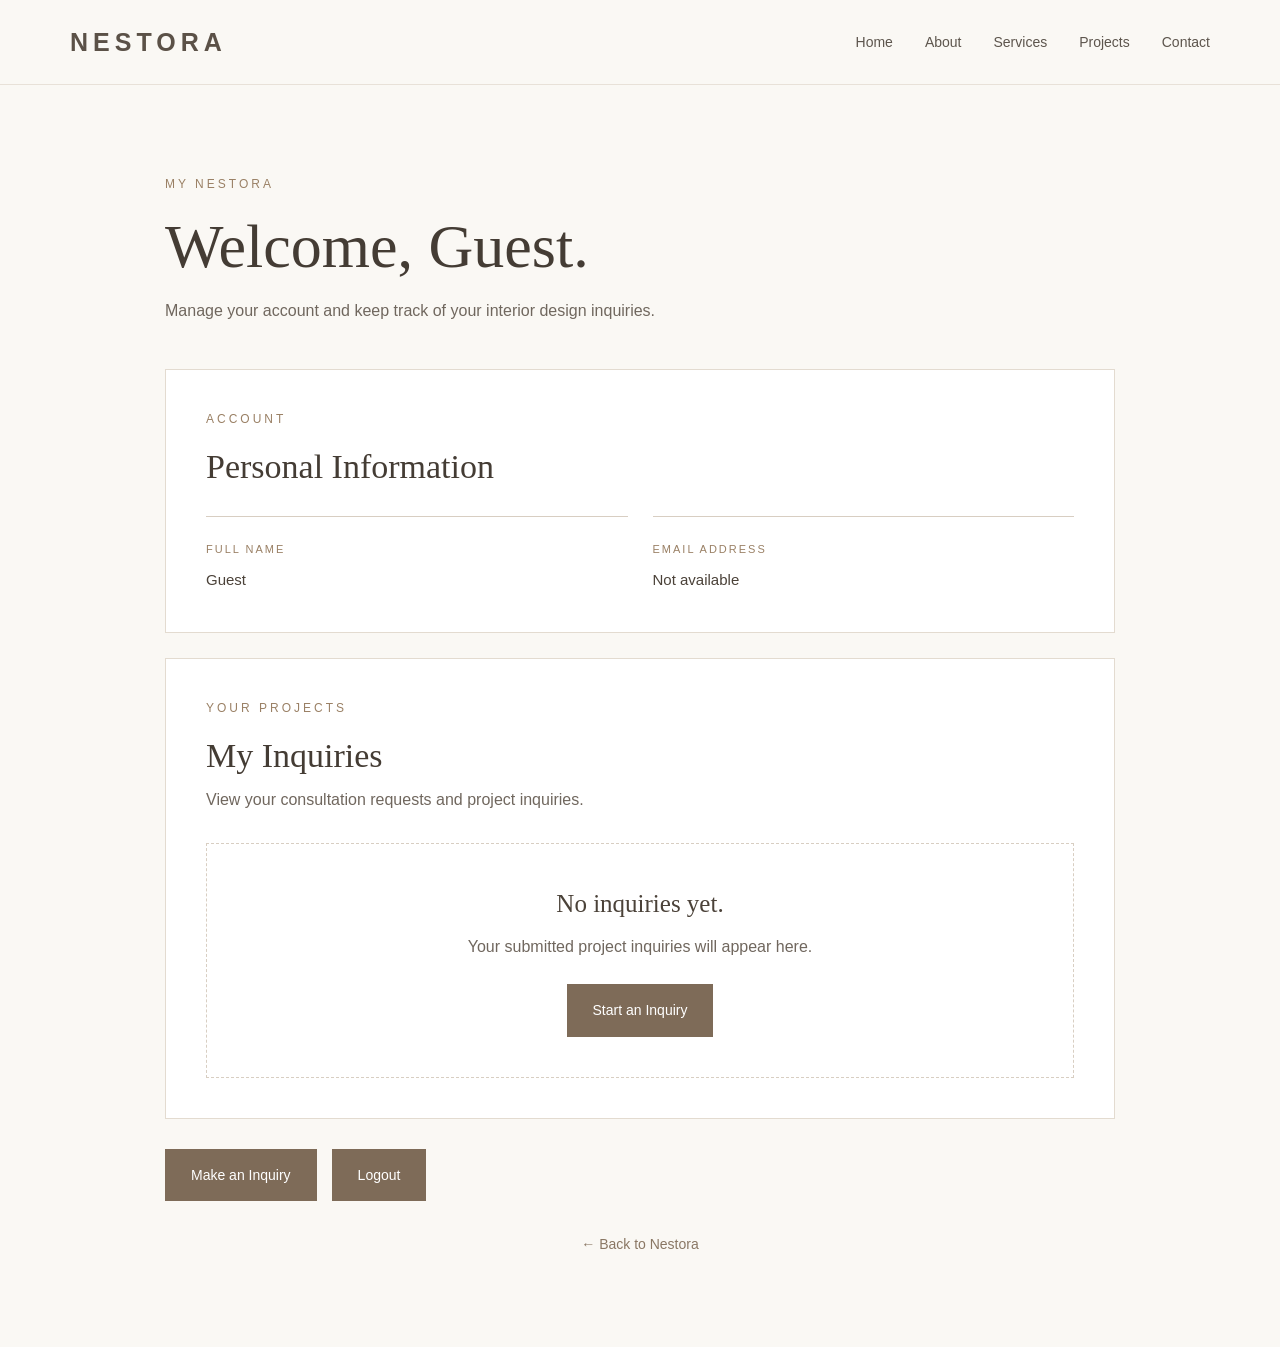
<file: profile.html>
<!DOCTYPE html>
<html lang="en">
<head>
    <meta charset="UTF-8">
    <meta name="viewport" content="width=device-width, initial-scale=1.0">

    <title>My Profile | Nestora</title>

    <meta name="description" content="Manage your Nestora profile and inquiries.">

    <link rel="stylesheet" href="style.css">
</head>

<body>

    <!-- Navigation -->
    <header>
        <nav class="navbar">

            <div class="logo">
                NESTORA
            </div>

            <ul class="nav-links">
                <li><a href="index.html#home">Home</a></li>
                <li><a href="index.html#about">About</a></li>
                <li><a href="index.html#services">Services</a></li>
                <li><a href="index.html#projects">Projects</a></li>
                <li><a href="index.html#contact">Contact</a></li>
            </ul>

        </nav>
    </header>


    <!-- Profile -->
    <main>

        <section class="profile-section">

            <div class="profile-container">

                <div class="profile-header">

                    <p class="section-label">
                        MY NESTORA
                    </p>

                    <h1>Welcome, <span id="profileName">Guest</span>.</h1>

                    <p>
                        Manage your account and keep track of your
                        interior design inquiries.
                    </p>

                </div>


                <!-- Account Information -->
                <div class="profile-card">

                    <div class="profile-card-heading">
                        <p class="section-label">
                            ACCOUNT
                        </p>

                        <h2>Personal Information</h2>
                    </div>


                    <div class="profile-details">

                        <div class="profile-detail">
                            <span>FULL NAME</span>
                            <p id="profileFullName">Guest</p>
                        </div>


                        <div class="profile-detail">
                            <span>EMAIL ADDRESS</span>
                            <p id="profileEmail">Not available</p>
                        </div>

                    </div>

                </div>


                <!-- Inquiry Section -->
                <div class="profile-card">

                    <div class="profile-card-heading">

                        <p class="section-label">
                            YOUR PROJECTS
                        </p>

                        <h2>My Inquiries</h2>

                        <p>
                            View your consultation requests and
                            project inquiries.
                        </p>

                    </div>


                    <div id="inquiryHistory" class="inquiry-history">

                        <div class="empty-inquiry">

                            <h3>No inquiries yet.</h3>

                            <p>
                                Your submitted project inquiries
                                will appear here.
                            </p>

                            <a
                                href="inquiry.html"
                                class="btn"
                            >
                                Start an Inquiry
                            </a>

                        </div>

                    </div>

                </div>


                <!-- Profile Actions -->
                <div class="profile-actions">

                    <a
                        href="inquiry.html"
                        class="btn"
                    >
                        Make an Inquiry
                    </a>

                    <button
                        type="button"
                        class="btn secondary-btn"
                        id="logoutBtn"
                    >
                        Logout
                    </button>

                </div>


                <div class="auth-back">

                    <a href="index.html">
                        ← Back to Nestora
                    </a>

                </div>

            </div>

        </section>

    </main>


    <!-- JavaScript -->
    <script src="script.JS"></script>

</body>
</html>
</file>
<file: style.css>
/* ================================
   NESTORA INTERIOR DESIGN STUDIO
   Main Website Styles
================================ */

* {
    margin: 0;
    padding: 0;
    box-sizing: border-box;
}

html {
    scroll-behavior: smooth;
}

body {
    font-family: Arial, Helvetica, sans-serif;
    background: #faf8f4;
    color: #3f3a34;
    line-height: 1.6;
}


/* ================================
   NAVIGATION
================================ */

header {
    background: #faf8f4;
    border-bottom: 1px solid #e8e1d8;
    position: sticky;
    top: 0;
    z-index: 1000;
}

.navbar {
    max-width: 1200px;
    margin: auto;
    padding: 22px 30px;
    display: flex;
    justify-content: space-between;
    align-items: center;
}

.logo {
    font-size: 25px;
    letter-spacing: 5px;
    font-weight: 600;
    color: #5b5147;
}

.nav-links {
    display: flex;
    gap: 32px;
    list-style: none;
}

.nav-links a {
    text-decoration: none;
    color: #5d554d;
    font-size: 14px;
    transition: 0.3s;
}

.nav-links a:hover {
    color: #9a8065;
}


/* ================================
   HERO
================================ */

.hero {
    min-height: 88vh;
    display: flex;
    align-items: center;
    background:
        linear-gradient(
            rgba(45, 38, 32, 0.42),
            rgba(45, 38, 32, 0.42)
        ),
        url("https://images.unsplash.com/photo-1600210492486-724fe5c67fb0?auto=format&fit=crop&w=2000&q=85");

    background-size: cover;
    background-position: center;
}

.hero-content {
    max-width: 1200px;
    width: 100%;
    margin: auto;
    padding: 80px 30px;
}

.small-heading {
    font-size: 13px;
    letter-spacing: 4px;
    color: #9a8065;
    margin-bottom: 22px;
}

.hero h1 {
    font-family: Georgia, serif;
    font-size: clamp(48px, 7vw, 82px);
    font-weight: 400;
    line-height: 1.05;
    color: #ffffff;
    margin-bottom: 28px;
    text-shadow: 0 2px 12px rgba(0, 0, 0, 0.35);
}

.hero p:not(.small-heading) {
    max-width: 540px;
    font-size: 17px;
    color: #f5f1eb;
    margin-bottom: 35px;
    text-shadow: 0 1px 8px rgba(0, 0, 0, 0.3);
}
.small-heading {
    font-size: 13px;
    letter-spacing: 4px;
    color: #e8d2b8;
    margin-bottom: 22px;
}
.hero-buttons {
    display: flex;
    gap: 15px;
    flex-wrap: wrap;
}

.btn {
    display: inline-block;
    padding: 14px 25px;
    background: #7e6b58;
    color: white;
    text-decoration: none;
    font-size: 14px;
    border: 1px solid #7e6b58;
    transition: 0.3s;
}

.btn:hover {
    background: #5e5042;
    transform: translateY(-2px);
}

.secondary-btn {
    background: #7e6b58;
    color: white;
    border: 1px solid #7e6b58;
}

.secondary-btn:hover {
   background: #5e5042;
    color: white;
   
}


/* ================================
   COMMON SECTION
================================ */

.about,
.services,
.projects,
.contact {
    max-width: 1200px;
    margin: auto;
    padding: 110px 30px;
}

.section-label {
    color: #9a8065;
    font-size: 12px;
    letter-spacing: 3px;
    margin-bottom: 18px;
}

section h2 {
    font-family: Georgia, serif;
    font-weight: 400;
    font-size: clamp(38px, 5vw, 58px);
    line-height: 1.15;
    color: #443c34;
}


/* ================================
   ABOUT
================================ */

.about {
    max-width: 900px;
}

.about > p:last-child {
    max-width: 700px;
    margin-top: 28px;
    font-size: 17px;
    color: #6b6259;
}


/* ================================
   SERVICES
================================ */

.services {
    background: #f2ede5;
    max-width: none;
    padding-left: max(30px, calc((100% - 1140px) / 2));
    padding-right: max(30px, calc((100% - 1140px) / 2));
}

.service-container {
    display: grid;
    grid-template-columns: repeat(3, minmax(0, 1fr));
    gap: 25px;
    margin-top: 50px;
}

.service-card {
    background: #ffffff;
    padding: 38px;
    min-height: 230px;
    width: 100%;
    border: 1px solid #e6ded4;
    transition: 0.3s;
    
}

.service-card:hover {
    transform: translateY(-7px);
    box-shadow: 0 15px 35px rgba(80, 65, 50, 0.08);
}

.service-card h3 {
    font-family: Georgia, serif;
    font-size: 25px;
    font-weight: 400;
    color: #4b4239;
    margin-bottom: 18px;
}

.service-card p {
    color: #70675e;
    font-size: 15px;
}

/* ================================
   PROJECTS
================================ */
.projects {
    background: #F7F3ED;
    max-width: none;
    width: 100%;
    margin: 0;
    padding: 110px max(30px, calc((100% - 1140px) / 2));
    padding-top: 130px;
}
.project-container {
    display: grid;
    grid-template-columns: repeat(3, 1fr);
    gap: 25px;
    margin-top: 50px;
}

.project-card {
    overflow: hidden;
}

.project-image {
    height: 360px;
    background:
        linear-gradient(
            rgba(70, 60, 50, 0.12),
            rgba(70, 60, 50, 0.12)
        ),
        url("https://images.unsplash.com/photo-1600607687920-4e2a09cf159d?auto=format&fit=crop&w=1200&q=85");

    background-size: cover;
    background-position: center;

    display: flex;
    align-items: flex-end;
    padding: 25px;
    transition: 0.4s;
}

.project-card:hover .project-image {
    transform: scale(1.02);
}

.project-image span {
    background: rgba(255, 255, 255, 0.9);
    padding: 10px 15px;
    font-size: 13px;
}

.project-card h3 {
    margin-top: 17px;
    font-family: Georgia, serif;
    font-size: 23px;
    font-weight: 400;
}

.project-card p {
    color: #8a8077;
    font-size: 14px;
}


/* ================================
   CONTACT
================================ */

.contact {
    text-align: center;
    max-width: 900px;
}

.contact p:not(.section-label) {
    color: #70675e;
    margin: 20px auto 30px;
}

.contact .btn {
    margin-top: 10px;
}

/* ================================
   MOBILE RESPONSIVE
================================ */

@media (max-width: 768px) {

    .navbar {
        flex-direction: column;
        gap: 18px;
    }

    .nav-links {
        gap: 15px;
        flex-wrap: wrap;
        justify-content: center;
    }

    .hero {
        min-height: 80vh;
    }

    .hero h1 {
        font-size: 48px;
    }

    .service-container,
    .project-container {
        grid-template-columns: 1fr;
    }

    .about,
    .services,
    .projects,
    .contact {
        padding-top: 75px;
        padding-bottom: 75px;
    }

    .project-image {
        height: 300px;
    }
}
/* ================================
   WHY CHOOSE NESTORA
================================ */

.why-nestora {
   background: #f2ede5;
   padding: 110px 30px;
}
.why-content {
    max-width: 1140px;
    margin: auto;
    display: grid;
    grid-template-columns: 0.9fr 1.1fr;
    gap: 80px;
    align-items: start;
}

.why-text h2 {
    font-family: Georgia, serif;
    font-size: clamp(38px, 5vw, 58px);
    font-weight: 400;
    line-height: 1.15;
    color: #443c34;
}

.why-text > p:last-child {
    margin-top: 25px;
    max-width: 500px;
    color: #6b6259;
    font-size: 16px;
}

.why-features {
    display: grid;
    grid-template-columns: repeat(2, 1fr);
    gap: 35px;
}

.feature {
    padding: 5px 0 25px;
    border-bottom: 1px solid #d2c8bc;
}

.feature span {
    font-size: 12px;
    letter-spacing: 2px;
    color: #9a8065;
}

.feature h3 {
    font-family: Georgia, serif;
    font-size: 23px;
    font-weight: 400;
    color: #4b4239;
    margin: 12px 0;
}

.feature p {
    color: #70675e;
    font-size: 14px;
    line-height: 1.7;
}


/* WHY NESTORA - MOBILE */

@media (max-width: 768px) {

    .why-nestora {
        padding: 75px 30px;
    }

    .why-content {
        grid-template-columns: 1fr;
        gap: 50px;
    }

    .why-features {
        grid-template-columns: 1fr;
        gap: 25px;
    }

}
/* ================================
   DESIGN PROCESS
================================ */

.process {
    max-width: none;
    margin: auto;
    padding: 110px max(30px, calc((100% - 1140px) / 2));
    background: #faf8f4;
}

.process-header {
    max-width: 700px;
    margin-bottom: 60px;
}

.process-header h2 {
    margin-bottom: 22px;
}

.process-header > p:last-child {
    color: #70675e;
    font-size: 16px;
    max-width: 600px;
}

.process-container {
    display: grid;
    grid-template-columns: repeat(4, 1fr);
    gap: 30px;
}

.process-step {
    border-top: 1px solid #d8cec2;
    padding-top: 25px;
    transition: 0.3s;
}

.process-step:hover {
    transform: translateY(-6px);
}

.process-step span {
    color: #9a8065;
    font-size: 12px;
    letter-spacing: 2px;
}

.process-step h3 {
    font-family: Georgia, serif;
    font-size: 24px;
    font-weight: 400;
    color: #4b4239;
    margin: 15px 0 12px;
}

.process-step p {
    color: #70675e;
    font-size: 14px;
    line-height: 1.7;
}


/* DESIGN PROCESS - MOBILE */

@media (max-width: 768px) {

    .process {
        padding: 75px 30px;
    }

    .process-container {
        grid-template-columns: 1fr;
        gap: 35px;
    }

}
/* ================================
   CONTACT / CONSULTATION
================================ */

.contact {
    max-width: none;
    padding: 110px 30px;
    background: #f2ede5;
}

.contact-content {
    max-width: 1140px;
    margin: auto;
    display: grid;
    grid-template-columns: 0.9fr 1.1fr;
    gap: 90px;
    align-items: start;
}

.contact-info h2 {
    margin-bottom: 25px;
}

.contact-info > p:not(.section-label) {
    max-width: 500px;
    color: #70675e;
    font-size: 16px;
    margin-bottom: 40px;
}

.contact-details {
    display: grid;
    gap: 25px;
}

.contact-details span {
    font-size: 11px;
    letter-spacing: 2px;
    color: #9a8065;
}

.contact-details p {
    margin-top: 5px;
    color: #554c43;
    font-size: 14px;
}


/* FORM */

.contact-form {
    background: #faf8f4;
    padding: 45px;
    border: 1px solid #e3dbd0;
}

.form-group {
    margin-bottom: 25px;
}

.form-group label {
    display: block;
    margin-bottom: 9px;
    font-size: 13px;
    color: #554c43;
}

.form-group input,
.form-group select,
.form-group textarea {
    width: 100%;
    padding: 14px 15px;
    border: 1px solid #d8cec2;
    background: #faf8f4;
    color: #4b4239;
    font-family: Arial, Helvetica, sans-serif;
    font-size: 14px;
    outline: none;
    transition: 0.3s;
}

.form-group textarea {
    resize: vertical;
}

.form-group input:focus,
.form-group select:focus,
.form-group textarea:focus {
    border-color: #9a8065;
}

.contact-form .btn {
    cursor: pointer;
    width: 100%;
}


/* CONTACT - MOBILE */

@media (max-width: 768px) {

    .contact {
        padding: 75px 30px;
    }

    .contact-content {
        grid-template-columns: 1fr;
        gap: 50px;
    }

    .contact-form {
        padding: 30px;
    }

}
/* ================================
   FOOTER
================================ */

footer {
    background: #453d35;
    color: #eee8df;
    padding: 65px 30px 25px;
}

.footer-container {
    max-width: 1140px;
    margin: auto;
    display: grid;
    grid-template-columns: 1.4fr 1fr 1fr 1.2fr;
    gap: 50px;
}

.footer-brand .logo {
    color: #f4eee6;
    margin-bottom: 18px;
}

.footer-brand p {
    max-width: 260px;
    color: #cfc5b9;
    font-size: 14px;
}

.footer-links,
.footer-contact {
    display: flex;
    flex-direction: column;
    gap: 10px;
}

.footer-links h3,
.footer-contact h3 {
    font-family: Georgia, serif;
    font-size: 19px;
    font-weight: 400;
    color: #f4eee6;
    margin-bottom: 10px;
}

.footer-links a {
    color: #cfc5b9;
    text-decoration: none;
    font-size: 14px;
    transition: 0.3s;
}

.footer-links a:hover {
    color: #ffffff;
    padding-left: 4px;
}

.footer-contact p {
    color: #cfc5b9;
    font-size: 14px;
}

.footer-bottom {
    max-width: 1140px;
    margin: 55px auto 0;
    padding-top: 22px;
    border-top: 1px solid #62584e;
    display: flex;
    justify-content: space-between;
    gap: 20px;
}

.footer-bottom p {
    color: #bdb2a6;
    font-size: 12px;
}


/* FOOTER - MOBILE */

@media (max-width: 768px) {

    footer {
        padding: 55px 30px 25px;
    }

    .footer-container {
        grid-template-columns: 1fr 1fr;
        gap: 40px 25px;
    }

    .footer-bottom {
        flex-direction: column;
        margin-top: 40px;
    }

}

@media (max-width: 500px) {

    .footer-container {
        grid-template-columns: 1fr;
    }

}
.project-image.project-one {
    background-image: url("https://images.unsplash.com/photo-1600210492486-724fe5c67fb0?auto=format&fit=crop&w=1200&q=85");
}

.project-image.project-two {
    background-image: url("https://images.pexels.com/photos/37532762/pexels-photo-37532762.jpeg?auto=compress&cs=tinysrgb&w=1200");
}
.project-image.project-three {
    background-image: url("https://images.unsplash.com/photo-1600566753086-00f18fb6b3ea?auto=format&fit=crop&w=1200&q=85");
}
.success-popup {
    position: fixed;
    top: 0;
    left: 0;
    width: 100%;
    height: 100%;
    background: rgba(0, 0, 0, 0.45);
    display: flex;
    align-items: center;
    justify-content: center;
    opacity: 0;
    visibility: hidden;
    transition: 0.3s;
    z-index: 9999;
}

.success-popup.show {
    opacity: 1;
    visibility: visible;
}

.popup-box {
    background: #fff;
    width: 90%;
    max-width: 430px;
    padding: 40px 30px;
    text-align: center;
    border-radius: 16px;
    box-shadow: 0 15px 40px rgba(0,0,0,0.2);
}

.popup-box h2 {
    margin-bottom: 12px;
}

.popup-box p {
    margin-bottom: 20px;
    line-height: 1.6;
}

.popup-close {
    padding: 11px 25px;
    border: none;
    border-radius: 6px;
    cursor: pointer;
    background: #333;
    color: white;
}
.popup-box {
    position: relative;
    z-index: 10000;
    pointer-events: auto;
}

.popup-close {
    position: relative;
    z-index: 10001;
    pointer-events: auto;
}
/* Featured Projects full-width background */
section.projects {
    background: #F7F3ED !important;
    max-width: 100% !important;
    width: 100% !important;
}
.projects {
    background: #F7F3ED !important;
}
/* =========================================================
   NESTORA NEW PAGES + UI/UX ENHANCEMENTS
   Added without changing the existing website layout
========================================================= */


/* ================================
   ACCOUNT LINK
================================ */

.account-link {
    color: #8a7764 !important;
    font-weight: 500;
}

.account-link:hover {
    color: #5e5042 !important;
}


/* ================================
   AUTH PAGES
   Login / Create Account
================================ */

.auth-section {
    min-height: calc(100vh - 90px);
    padding: 90px 30px;
    background: #faf8f4;
    display: flex;
    align-items: center;
    justify-content: center;
}

.auth-container {
    width: 100%;
    max-width: 560px;
    margin: auto;
}

.auth-heading {
    text-align: center;
    margin-bottom: 45px;
}

.auth-heading h1 {
    font-family: Georgia, serif;
    font-size: clamp(42px, 6vw, 62px);
    font-weight: 400;
    line-height: 1.1;
    color: #443c34;
    margin-bottom: 20px;
}

.auth-heading p:not(.section-label) {
    max-width: 520px;
    margin: auto;
    color: #70675e;
    font-size: 16px;
}

.auth-form {
    background: #ffffff;
    border: 1px solid #e3dbd0;
    padding: 45px;
    box-shadow: 0 15px 40px rgba(80, 65, 50, 0.06);
}

.auth-form .form-group {
    margin-bottom: 23px;
}

.auth-form input {
    background: #faf8f4;
}

.auth-form input:focus {
    border-color: #9a8065;
    box-shadow: 0 0 0 3px rgba(154, 128, 101, 0.08);
}

.auth-btn {
    width: 100%;
    cursor: pointer;
    margin-top: 5px;
}

.auth-options {
    display: flex;
    justify-content: flex-end;
    margin-top: -8px;
    margin-bottom: 20px;
}

.auth-options a,
.auth-create a,
.auth-back a {
    color: #8a7764;
    text-decoration: none;
    font-size: 14px;
    transition: 0.3s;
}

.auth-options a:hover,
.auth-create a:hover,
.auth-back a:hover {
    color: #5e5042;
}

.auth-create {
    text-align: center;
    margin-top: 28px;
}

.auth-create p {
    display: inline;
    color: #70675e;
    font-size: 14px;
    margin-right: 5px;
}

.auth-create a {
    font-weight: 500;
}

.auth-back {
    text-align: center;
    margin-top: 30px;
}

.auth-message {
    min-height: 20px;
    margin-top: 15px;
    text-align: center;
    font-size: 14px;
}


/* ================================
   PROFILE PAGE
================================ */

.profile-section {
    min-height: calc(100vh - 90px);
    padding: 90px 30px;
    background: #faf8f4;
}

.profile-container {
    max-width: 950px;
    margin: auto;
}

.profile-header {
    margin-bottom: 45px;
}

.profile-header h1 {
    font-family: Georgia, serif;
    font-size: clamp(42px, 6vw, 62px);
    font-weight: 400;
    line-height: 1.1;
    color: #443c34;
    margin-bottom: 18px;
}

.profile-header > p:last-child {
    color: #70675e;
    font-size: 16px;
}

.profile-card {
    background: #ffffff;
    border: 1px solid #e3dbd0;
    padding: 40px;
    margin-bottom: 25px;
    transition: 0.3s;
}

.profile-card:hover {
    box-shadow: 0 15px 35px rgba(80, 65, 50, 0.06);
}

.profile-card-heading {
    margin-bottom: 30px;
}

.profile-card-heading h2 {
    font-size: 34px;
    margin-bottom: 12px;
}

.profile-card-heading p:not(.section-label) {
    color: #70675e;
}

.profile-details {
    display: grid;
    grid-template-columns: 1fr 1fr;
    gap: 25px;
}

.profile-detail {
    border-top: 1px solid #d8cec2;
    padding-top: 18px;
}

.profile-detail span {
    color: #9a8065;
    font-size: 11px;
    letter-spacing: 2px;
}

.profile-detail p {
    margin-top: 7px;
    color: #4b4239;
    font-size: 15px;
}

.profile-actions {
    display: flex;
    gap: 15px;
    flex-wrap: wrap;
    margin-top: 30px;
}


/* ================================
   INQUIRY HISTORY
================================ */

.inquiry-history {
    display: grid;
    gap: 18px;
}

.empty-inquiry {
    text-align: center;
    border: 1px dashed #d8cec2;
    padding: 40px 25px;
}

.empty-inquiry h3 {
    font-family: Georgia, serif;
    font-size: 25px;
    font-weight: 400;
    color: #4b4239;
    margin-bottom: 10px;
}

.empty-inquiry p {
    color: #70675e;
    margin-bottom: 25px;
}

.inquiry-record {
    border: 1px solid #e3dbd0;
    padding: 25px;
    background: #faf8f4;
}

.inquiry-record h3 {
    font-family: Georgia, serif;
    font-size: 23px;
    font-weight: 400;
    color: #4b4239;
    margin-bottom: 10px;
}

.inquiry-record p {
    color: #70675e;
    font-size: 14px;
    margin: 5px 0;
}

.inquiry-status {
    display: inline-block;
    margin-top: 12px;
    padding: 6px 12px;
    background: #eee7dd;
    color: #66584b;
    font-size: 11px;
    letter-spacing: 1px;
}


/* ================================
   INQUIRY PAGE
================================ */

.inquiry-section {
    min-height: calc(100vh - 90px);
    padding: 90px 30px;
    background: #faf8f4;
}

.inquiry-container {
    max-width: 900px;
    margin: auto;
}

.inquiry-header {
    max-width: 700px;
    margin-bottom: 45px;
}

.inquiry-header h1 {
    font-family: Georgia, serif;
    font-size: clamp(42px, 6vw, 62px);
    font-weight: 400;
    line-height: 1.1;
    color: #443c34;
    margin-bottom: 20px;
}

.inquiry-header > p:last-child {
    color: #70675e;
    font-size: 16px;
    max-width: 650px;
}

.inquiry-form {
    background: #ffffff;
    border: 1px solid #e3dbd0;
    padding: 45px;
}

.form-row {
    display: grid;
    grid-template-columns: 1fr 1fr;
    gap: 25px;
}

.inquiry-form textarea {
    min-height: 150px;
}

.inquiry-form .btn {
    cursor: pointer;
}


/* ================================
   FAQ PAGE
================================ */

.faq-section {
    min-height: calc(100vh - 90px);
    padding: 90px 30px;
    background: #faf8f4;
}

.faq-container {
    max-width: 900px;
    margin: auto;
}

.faq-header {
    max-width: 700px;
    margin-bottom: 55px;
}

.faq-header h1 {
    font-family: Georgia, serif;
    font-size: clamp(42px, 6vw, 62px);
    font-weight: 400;
    line-height: 1.1;
    color: #443c34;
    margin-bottom: 20px;
}

.faq-header > p:last-child {
    color: #70675e;
    font-size: 16px;
}

.faq-list {
    border-top: 1px solid #d8cec2;
}

.faq-item {
    border-bottom: 1px solid #d8cec2;
}

.faq-question {
    width: 100%;
    border: none;
    background: transparent;
    padding: 25px 5px;
    display: flex;
    justify-content: space-between;
    align-items: center;
    gap: 25px;
    text-align: left;
    cursor: pointer;
    color: #4b4239;
    font-family: Georgia, serif;
    font-size: 20px;
}

.faq-question:hover {
    color: #8a7764;
}

.faq-icon {
    flex-shrink: 0;
    font-family: Arial, sans-serif;
    font-size: 24px;
    font-weight: 300;
    color: #9a8065;
    transition: transform 0.3s ease;
}

.faq-item.active .faq-icon {
    transform: rotate(45deg);
}

.faq-answer {
    max-height: 0;
    overflow: hidden;
    opacity: 0;
    transition:
        max-height 0.45s ease,
        opacity 0.3s ease,
        padding 0.45s ease;
}

.faq-item.active .faq-answer {
    max-height: 300px;
    opacity: 1;
    padding: 0 5px 25px;
}

.faq-answer p {
    max-width: 750px;
    color: #70675e;
    font-size: 15px;
    line-height: 1.8;
}

.faq-cta {
    margin-top: 65px;
    padding: 50px 35px;
    background: #f2ede5;
    text-align: center;
}

.faq-cta h2 {
    font-size: 36px;
    margin-bottom: 15px;
}

.faq-cta p {
    color: #70675e;
    margin-bottom: 25px;
}


/* ================================
   SMOOTH UI ANIMATIONS
================================ */

.btn,
.service-card,
.project-image,
.process-step,
.feature,
.nav-links a {
    transition:
        transform 0.3s ease,
        box-shadow 0.3s ease,
        color 0.3s ease,
        background-color 0.3s ease;
}

.btn:hover {
    transform: translateY(-3px);
}

.service-card:hover {
    transform: translateY(-8px);
}

.process-step:hover {
    transform: translateY(-7px);
}


/* Page entrance animation */

.auth-container,
.profile-container,
.inquiry-container,
.faq-container {
    animation: nestoraPageIn 0.7s ease both;
}

@keyframes nestoraPageIn {
    from {
        opacity: 0;
        transform: translateY(18px);
    }

    to {
        opacity: 1;
        transform: translateY(0);
    }
}


/* Hero entrance */

.hero-content {
    animation: heroContentIn 0.9s ease both;
}

@keyframes heroContentIn {
    from {
        opacity: 0;
        transform: translateY(25px);
    }

    to {
        opacity: 1;
        transform: translateY(0);
    }
}


/* ================================
   MOBILE
================================ */

@media (max-width: 768px) {

    .auth-section,
    .profile-section,
    .inquiry-section,
    .faq-section {
        padding: 70px 25px;
    }

    .auth-form,
    .inquiry-form {
        padding: 30px 25px;
    }

    .profile-card {
        padding: 30px 25px;
    }

    .profile-details {
        grid-template-columns: 1fr;
    }

    .form-row {
        grid-template-columns: 1fr;
        gap: 0;
    }

    .profile-actions {
        flex-direction: column;
    }

    .profile-actions .btn {
        width: 100%;
        text-align: center;
    }

    .faq-question {
        font-size: 18px;
        padding: 22px 0;
    }

    .faq-cta {
        padding: 40px 25px;
    }

}


/* ================================
   REDUCED MOTION ACCESSIBILITY
================================ */

@media (prefers-reduced-motion: reduce) {

    *,
    *::before,
    *::after {
        scroll-behavior: auto !important;
        animation-duration: 0.01ms !important;
        transition-duration: 0.01ms !important;
    }

}
/* Make Book a Consultation match Explore Our Work */
.hero-buttons .secondary-btn {
    background: #7e6b58 !important;
    color: #ffffff !important;
    border: 1px solid #7e6b58 !important;
}

.hero-buttons .secondary-btn:hover {
    background: #5e5042 !important;
    color: #ffffff !important;
    border-color: #5e5042 !important;
}
/* ================================
   ACCOUNT WELCOME POPUP
================================ */

.account-welcome {
    position: fixed;
    inset: 0;
    background: rgba(40, 34, 29, 0.62);
    display: flex;
    align-items: center;
    justify-content: center;
    opacity: 0;
    visibility: hidden;
    z-index: 9999;
    transition: 0.4s ease;
}

.account-welcome.show {
    opacity: 1;
    visibility: visible;
}

.account-welcome-card {
    width: min(430px, calc(100% - 40px));
    padding: 50px 35px;
    background: #f4eee5;
    border: 1px solid #b9a48d;
    border-radius: 30px;
    text-align: center;
    box-shadow: 0 25px 70px rgba(0, 0, 0, 0.25);
    transform: translateY(30px) scale(0.94);
    transition: 0.55s cubic-bezier(.22, 1, .36, 1);
}

.account-welcome.show .account-welcome-card {
    transform: translateY(0) scale(1);
}

.account-welcome-icon {
    width: 58px;
    height: 58px;
    margin: 0 auto 20px;
    border: 1px solid #9a8065;
    border-radius: 50%;
    display: flex;
    align-items: center;
    justify-content: center;
    color: #8a7764;
    font-family: Georgia, serif;
    font-size: 24px;
}

.account-welcome-card h2 {
    font-family: Georgia, serif;
    font-size: 36px;
    font-weight: 400;
    color: #443c34;
    margin-bottom: 12px;
}

.account-welcome-card p {
    color: #70675e;
    font-size: 15px;
    line-height: 1.7;
}
</file>
